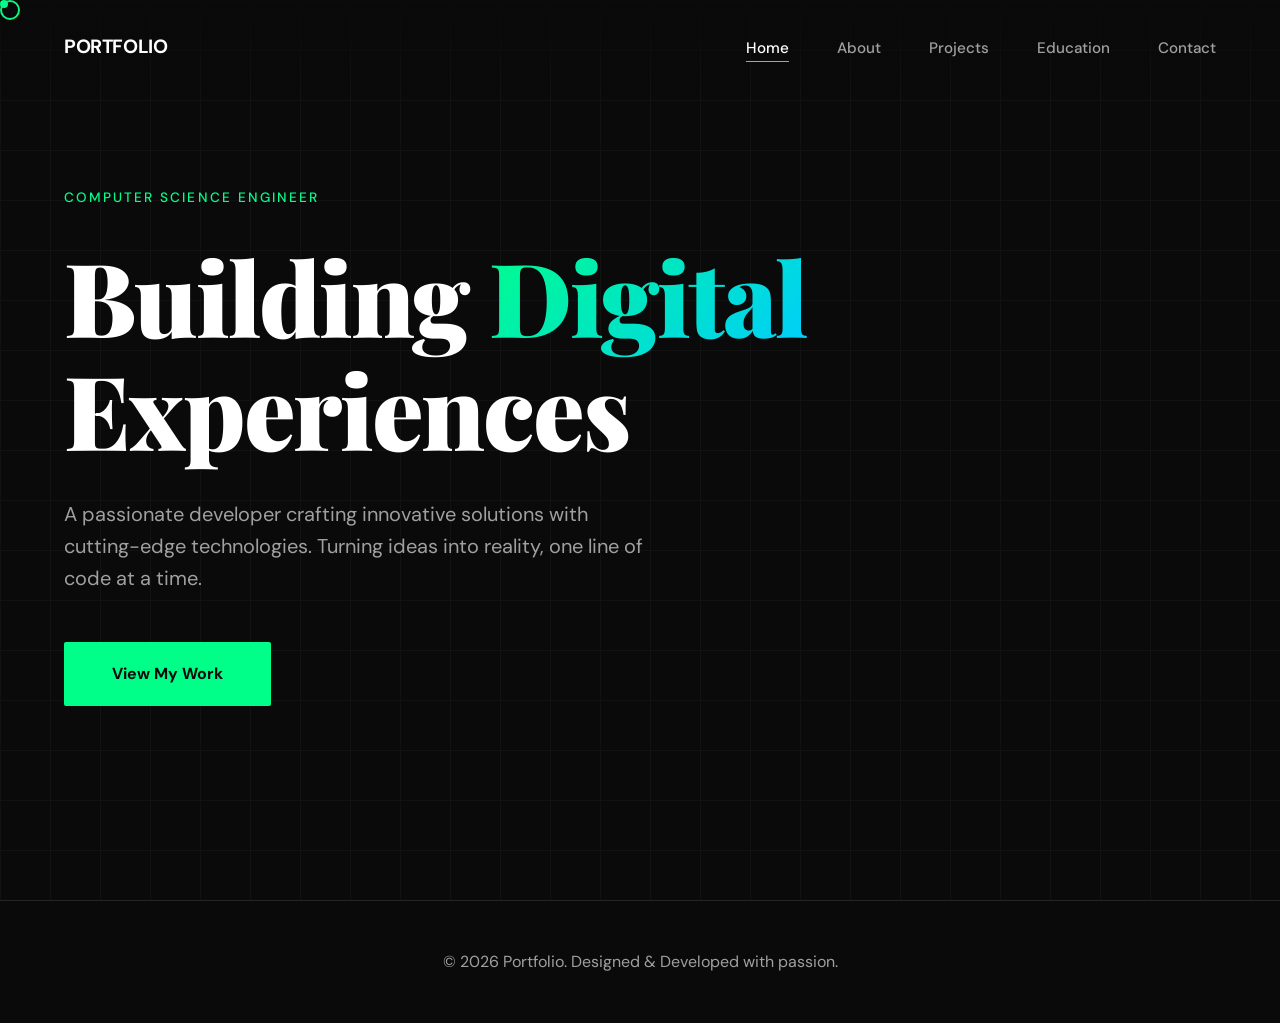
<file: index.html>
<!DOCTYPE html>
<html lang="en">
<head>
    <meta charset="UTF-8">
    <meta name="viewport" content="width=device-width, initial-scale=1.0">
    <title>Home — Computer Science Engineer</title>
    <link rel="preconnect" href="https://fonts.googleapis.com">
    <link rel="preconnect" href="https://fonts.gstatic.com" crossorigin>
    <link href="https://fonts.googleapis.com/css2?family=Playfair+Display:wght@700;900&family=DM+Sans:wght@400;500;700&display=swap" rel="stylesheet">
    <link rel="stylesheet" href="styles.css">
</head>
<body>
    <div class="cursor"></div>
    <div class="cursor-follower"></div>

    <!-- Navigation -->
    <nav>
        <div class="logo">PORTFOLIO</div>
        <ul class="nav-links">
            <li><a href="index.html" class="active">Home</a></li>
            <li><a href="about.html">About</a></li>
            <li><a href="projects.html">Projects</a></li>
            <li><a href="education.html">Education</a></li>
            <li><a href="contact.html">Contact</a></li>
        </ul>
    </nav>

    <!-- Hero Section -->
    <section class="hero">
        <div class="bg-grid"></div>
        <div class="hero-content">
            <div class="hero-label">Computer Science Engineer</div>
            <h1>Building <span class="highlight">Digital</span><br>Experiences</h1>
            <p class="hero-description">
                A passionate developer crafting innovative solutions with cutting-edge technologies.
                Turning ideas into reality, one line of code at a time.
            </p>
            <a href="projects.html" class="cta-button">View My Work</a>
        </div>
    </section>

    <!-- Footer -->
    <footer>
        <p>&copy; 2026 Portfolio. Designed & Developed with passion.</p>
    </footer>

    <script src="script.js"></script>
</body>
</html>
</file>
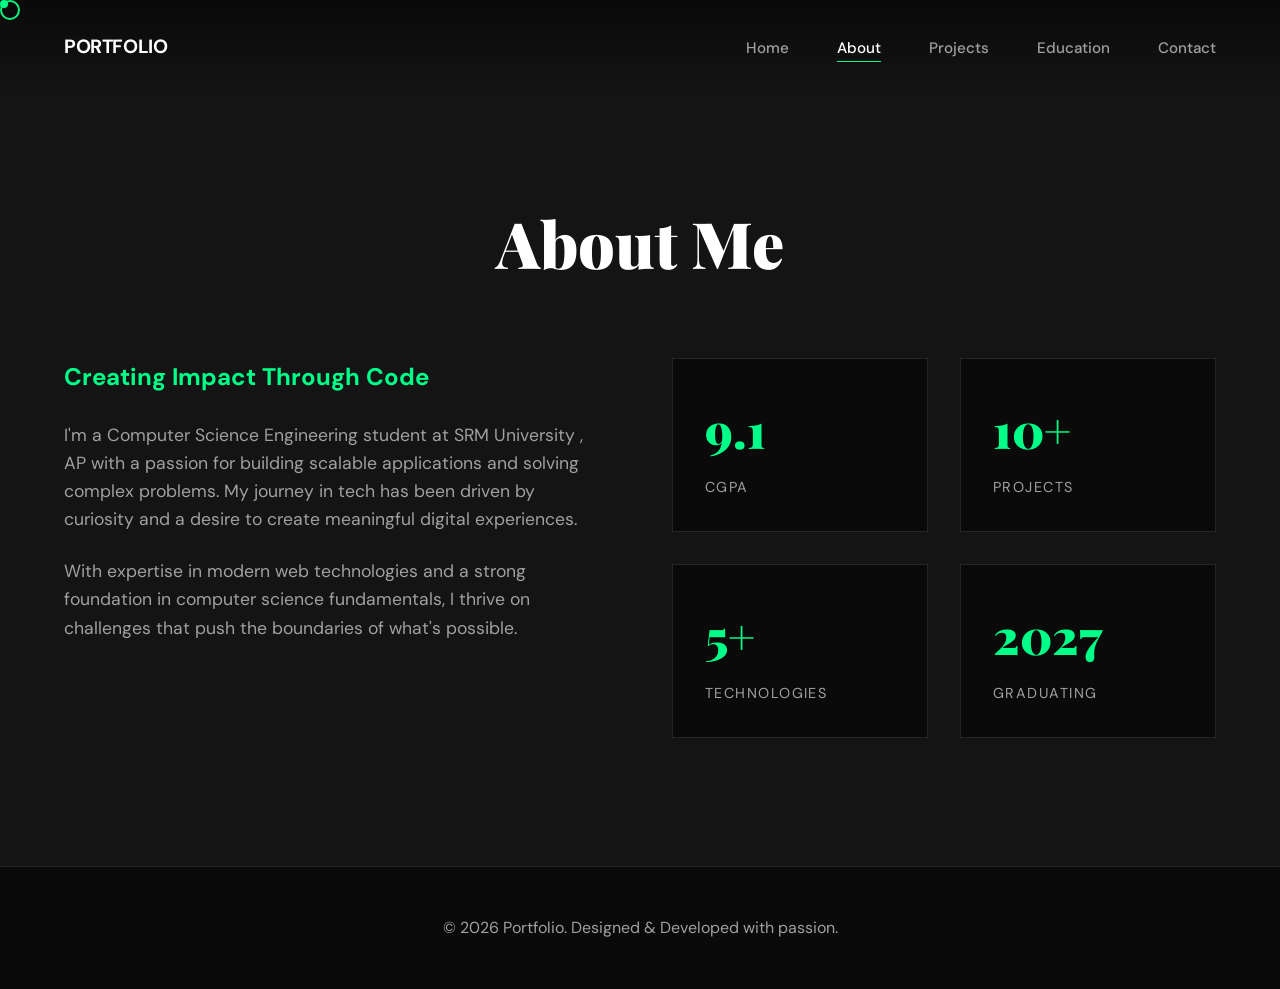
<file: about.html>
<!DOCTYPE html>
<html lang="en">
<head>
    <meta charset="UTF-8">
    <meta name="viewport" content="width=device-width, initial-scale=1.0">
    <title>About — Computer Science Engineer</title>
    <link rel="preconnect" href="https://fonts.googleapis.com">
    <link rel="preconnect" href="https://fonts.gstatic.com" crossorigin>
    <link href="https://fonts.googleapis.com/css2?family=Playfair+Display:wght@700;900&family=DM+Sans:wght@400;500;700&display=swap" rel="stylesheet">
    <link rel="stylesheet" href="styles.css">
</head>
<body>
    <div class="cursor"></div>
    <div class="cursor-follower"></div>

    <!-- Navigation -->
    <nav>
        <div class="logo">PORTFOLIO</div>
        <ul class="nav-links">
            <li><a href="index.html">Home</a></li>
            <li><a href="about.html" class="active">About</a></li>
            <li><a href="projects.html">Projects</a></li>
            <li><a href="education.html">Education</a></li>
            <li><a href="contact.html">Contact</a></li>
        </ul>
    </nav>

    <!-- About Section -->
    <section class="about page-section">
        <h2 class="section-title">About Me</h2>
        <div class="about-grid">
            <div class="about-text">
                <h3>Creating Impact Through Code</h3>
                <p>
                    I'm a Computer Science Engineering student at SRM University , AP with a passion for building 
                    scalable applications and solving complex problems. My journey in tech has been 
                    driven by curiosity and a desire to create meaningful digital experiences.
                </p>
                <p>
                    With expertise in modern web technologies and a strong foundation in computer 
                    science fundamentals, I thrive on challenges that push the boundaries of what's 
                    possible.
                </p>
            </div>
            <div class="stats">
                <div class="stat-card">
                    <div class="stat-number">9.1</div>
                    <div class="stat-label">CGPA</div>
                </div>
                <div class="stat-card">
                    <div class="stat-number">10+</div>
                    <div class="stat-label">Projects</div>
                </div>
                <div class="stat-card">
                    <div class="stat-number">5+</div>
                    <div class="stat-label">Technologies</div>
                </div>
                <div class="stat-card">
                    <div class="stat-number">2027</div>
                    <div class="stat-label">Graduating</div>
                </div>
            </div>
        </div>
    </section>

    <!-- Footer -->
    <footer>
        <p>&copy; 2026 Portfolio. Designed & Developed with passion.</p>
    </footer>

    <script src="script.js"></script>
</body>
</html>
</file>
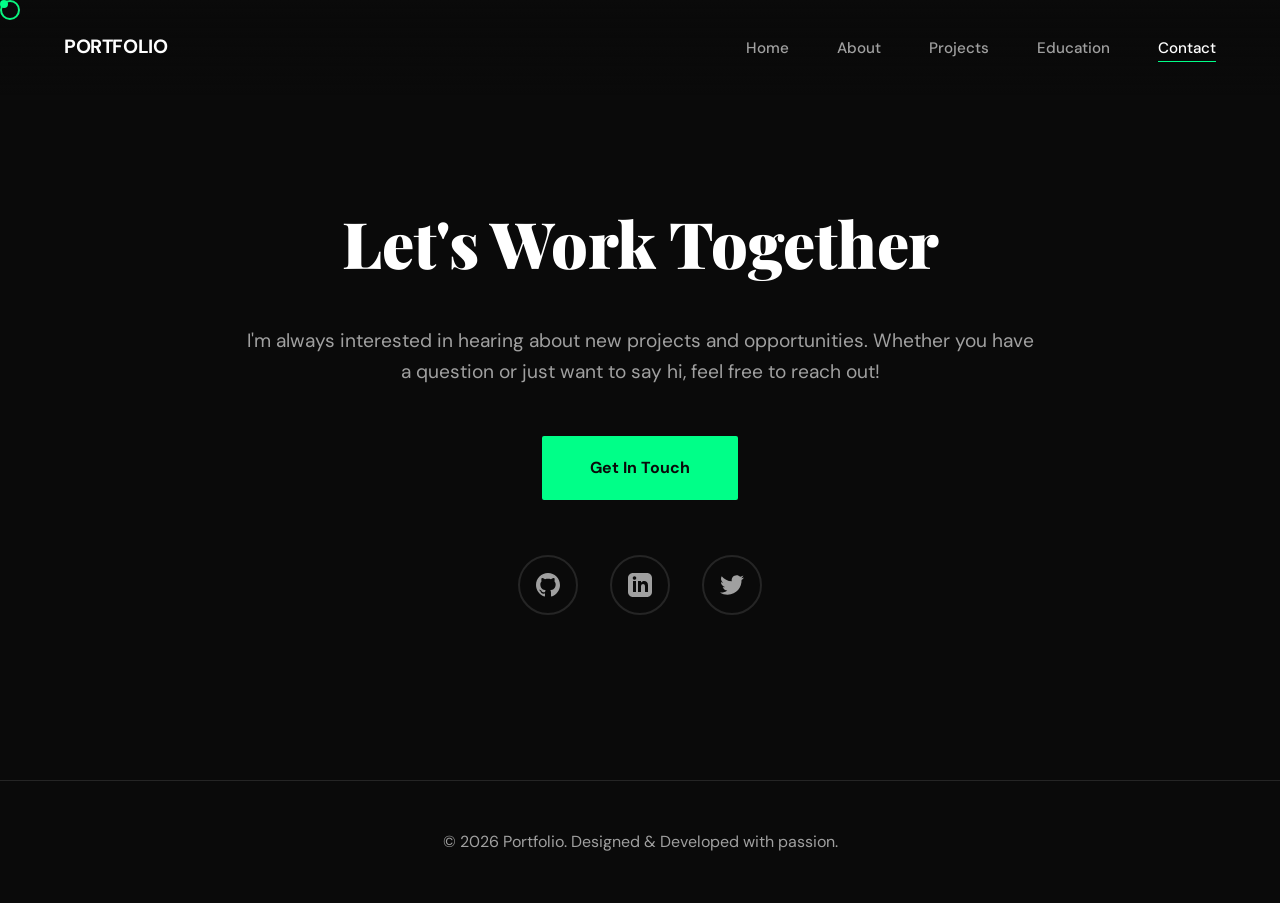
<file: contact.html>
<!DOCTYPE html>
<html lang="en">
<head>
    <meta charset="UTF-8">
    <meta name="viewport" content="width=device-width, initial-scale=1.0">
    <title>Contact — Computer Science Engineer</title>
    <link rel="preconnect" href="https://fonts.googleapis.com">
    <link rel="preconnect" href="https://fonts.gstatic.com" crossorigin>
    <link href="https://fonts.googleapis.com/css2?family=Playfair+Display:wght@700;900&family=DM+Sans:wght@400;500;700&display=swap" rel="stylesheet">
    <link rel="stylesheet" href="styles.css">
</head>
<body>
    <div class="cursor"></div>
    <div class="cursor-follower"></div>

    <!-- Navigation -->
    <nav>
        <div class="logo">PORTFOLIO</div>
        <ul class="nav-links">
            <li><a href="index.html">Home</a></li>
            <li><a href="about.html">About</a></li>
            <li><a href="projects.html">Projects</a></li>
            <li><a href="education.html">Education</a></li>
            <li><a href="contact.html" class="active">Contact</a></li>
        </ul>
    </nav>

    <!-- Contact Section -->
    <section class="contact page-section">
        <div class="contact-content">
            <h2>Let's Work Together</h2>
            <p>
                I'm always interested in hearing about new projects and opportunities.
                Whether you have a question or just want to say hi, feel free to reach out!
            </p>
            <a href="mailto:geethikagt30@gmail.com" class="cta-button">Get In Touch</a>
            <div class="social-links">
                <a href="https://github.com/geethikagattu" class="social-link" title="GitHub">
                    <svg width="24" height="24" fill="currentColor" viewBox="0 0 24 24">
                        <path d="M12 0c-6.626 0-12 5.373-12 12 0 5.302 3.438 9.8 8.207 11.387.599.111.793-.261.793-.577v-2.234c-3.338.726-4.033-1.416-4.033-1.416-.546-1.387-1.333-1.756-1.333-1.756-1.089-.745.083-.729.083-.729 1.205.084 1.839 1.237 1.839 1.237 1.07 1.834 2.807 1.304 3.492.997.107-.775.418-1.305.762-1.604-2.665-.305-5.467-1.334-5.467-5.931 0-1.311.469-2.381 1.236-3.221-.124-.303-.535-1.524.117-3.176 0 0 1.008-.322 3.301 1.23.957-.266 1.983-.399 3.003-.404 1.02.005 2.047.138 3.006.404 2.291-1.552 3.297-1.23 3.297-1.23.653 1.653.242 2.874.118 3.176.77.84 1.235 1.911 1.235 3.221 0 4.609-2.807 5.624-5.479 5.921.43.372.823 1.102.823 2.222v3.293c0 .319.192.694.801.576 4.765-1.589 8.199-6.086 8.199-11.386 0-6.627-5.373-12-12-12z"/>
                    </svg>
                </a>
                <a href="https://www.linkedin.com/in/geethikagattu/" class="social-link" title="LinkedIn">
                    <svg width="24" height="24" fill="currentColor" viewBox="0 0 24 24">
                        <path d="M19 0h-14c-2.761 0-5 2.239-5 5v14c0 2.761 2.239 5 5 5h14c2.762 0 5-2.239 5-5v-14c0-2.761-2.238-5-5-5zm-11 19h-3v-11h3v11zm-1.5-12.268c-.966 0-1.75-.79-1.75-1.764s.784-1.764 1.75-1.764 1.75.79 1.75 1.764-.783 1.764-1.75 1.764zm13.5 12.268h-3v-5.604c0-3.368-4-3.113-4 0v5.604h-3v-11h3v1.765c1.396-2.586 7-2.777 7 2.476v6.759z"/>
                    </svg>
                </a>
                <a href="https://leetcode.com/u/geethikageethika/" class="social-link" title="Leetcode">
                    <svg width="24" height="24" fill="currentColor" viewBox="0 0 24 24">
                        <path d="M24 4.557c-.883.392-1.832.656-2.828.775 1.017-.609 1.798-1.574 2.165-2.724-.951.564-2.005.974-3.127 1.195-.897-.957-2.178-1.555-3.594-1.555-3.179 0-5.515 2.966-4.797 6.045-4.091-.205-7.719-2.165-10.148-5.144-1.29 2.213-.669 5.108 1.523 6.574-.806-.026-1.566-.247-2.229-.616-.054 2.281 1.581 4.415 3.949 4.89-.693.188-1.452.232-2.224.084.626 1.956 2.444 3.379 4.6 3.419-2.07 1.623-4.678 2.348-7.29 2.04 2.179 1.397 4.768 2.212 7.548 2.212 9.142 0 14.307-7.721 13.995-14.646.962-.695 1.797-1.562 2.457-2.549z"/>
                    </svg>
                </a>
            </div>
        </div>
    </section>

    <!-- Footer -->
    <footer>
        <p>&copy; 2026 Portfolio. Designed & Developed with passion.</p>
    </footer>

    <script src="script.js"></script>
</body>
</html>
</file>
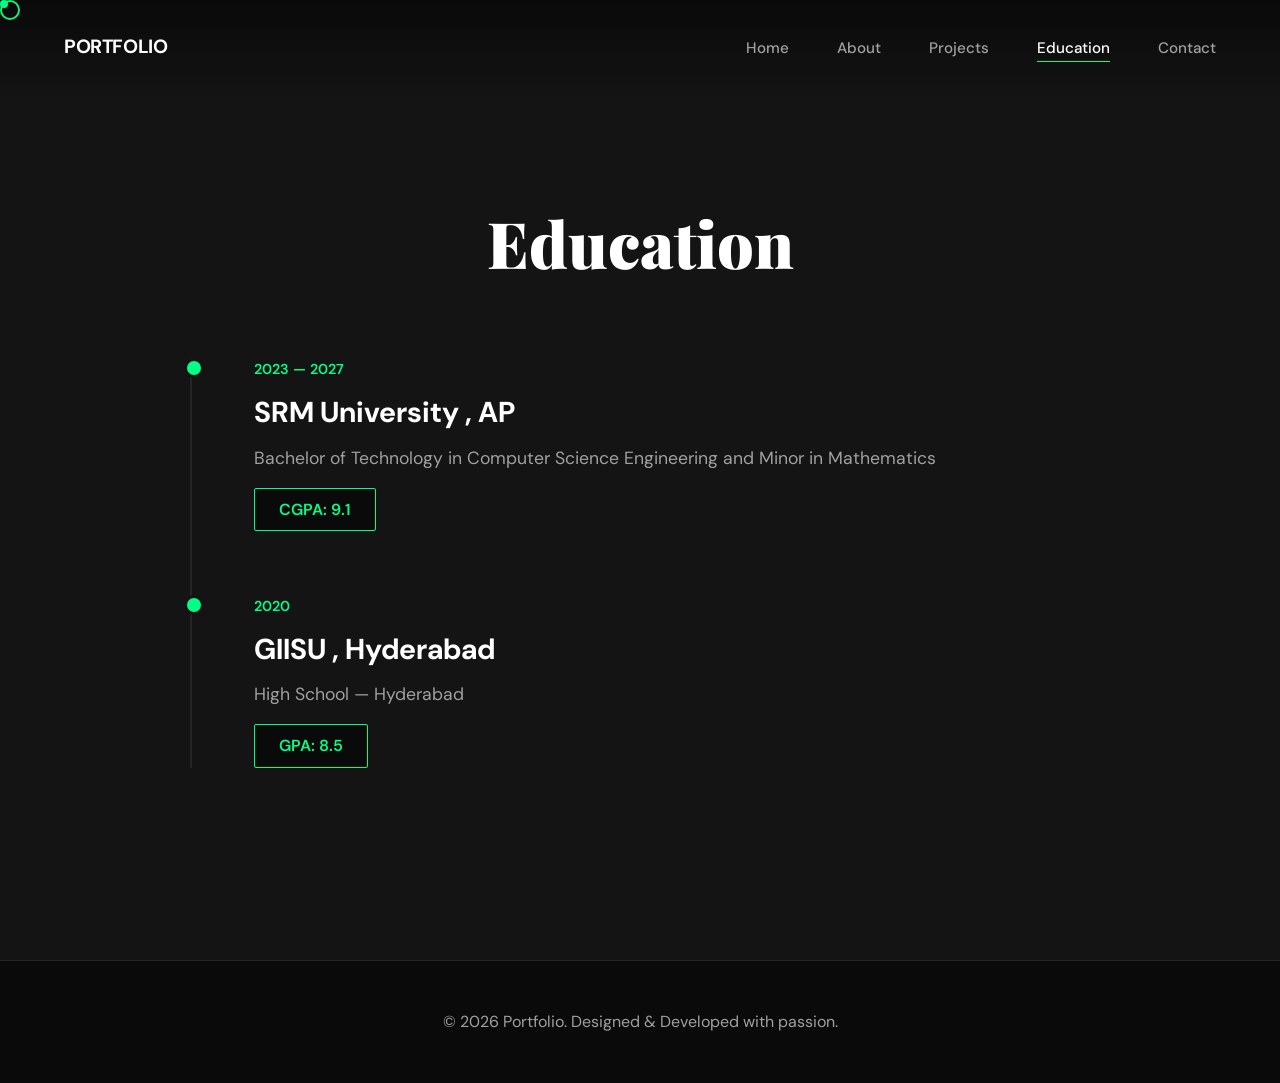
<file: education.html>
<!DOCTYPE html>
<html lang="en">
<head>
    <meta charset="UTF-8">
    <meta name="viewport" content="width=device-width, initial-scale=1.0">
    <title>Education — Computer Science Engineer</title>
    <link rel="preconnect" href="https://fonts.googleapis.com">
    <link rel="preconnect" href="https://fonts.gstatic.com" crossorigin>
    <link href="https://fonts.googleapis.com/css2?family=Playfair+Display:wght@700;900&family=DM+Sans:wght@400;500;700&display=swap" rel="stylesheet">
    <link rel="stylesheet" href="styles.css">
</head>
<body>
    <div class="cursor"></div>
    <div class="cursor-follower"></div>

    <!-- Navigation -->
    <nav>
        <div class="logo">PORTFOLIO</div>
        <ul class="nav-links">
            <li><a href="index.html">Home</a></li>
            <li><a href="about.html">About</a></li>
            <li><a href="projects.html">Projects</a></li>
            <li><a href="education.html" class="active">Education</a></li>
            <li><a href="contact.html">Contact</a></li>
        </ul>
    </nav>

    <!-- Education Section -->
    <section class="education page-section">
        <h2 class="section-title">Education</h2>
        <div class="timeline">
            <div class="timeline-item">
                <div class="timeline-year">2023 — 2027</div>
                <h3 class="timeline-title">SRM University , AP</h3>
                <p class="timeline-subtitle">Bachelor of Technology in Computer Science Engineering and Minor in Mathematics</p>
                <span class="timeline-grade">CGPA: 9.1</span>
            </div>
            <div class="timeline-item">
                <div class="timeline-year">2020</div>
                <h3 class="timeline-title">GIISU , Hyderabad</h3>
                <p class="timeline-subtitle">High School — Hyderabad</p>
                <span class="timeline-grade">GPA: 8.5</span>
            </div>
        </div>
    </section>

    <!-- Footer -->
    <footer>
        <p>&copy; 2026 Portfolio. Designed & Developed with passion.</p>
    </footer>

    <script src="script.js"></script>
</body>
</html>
</file>
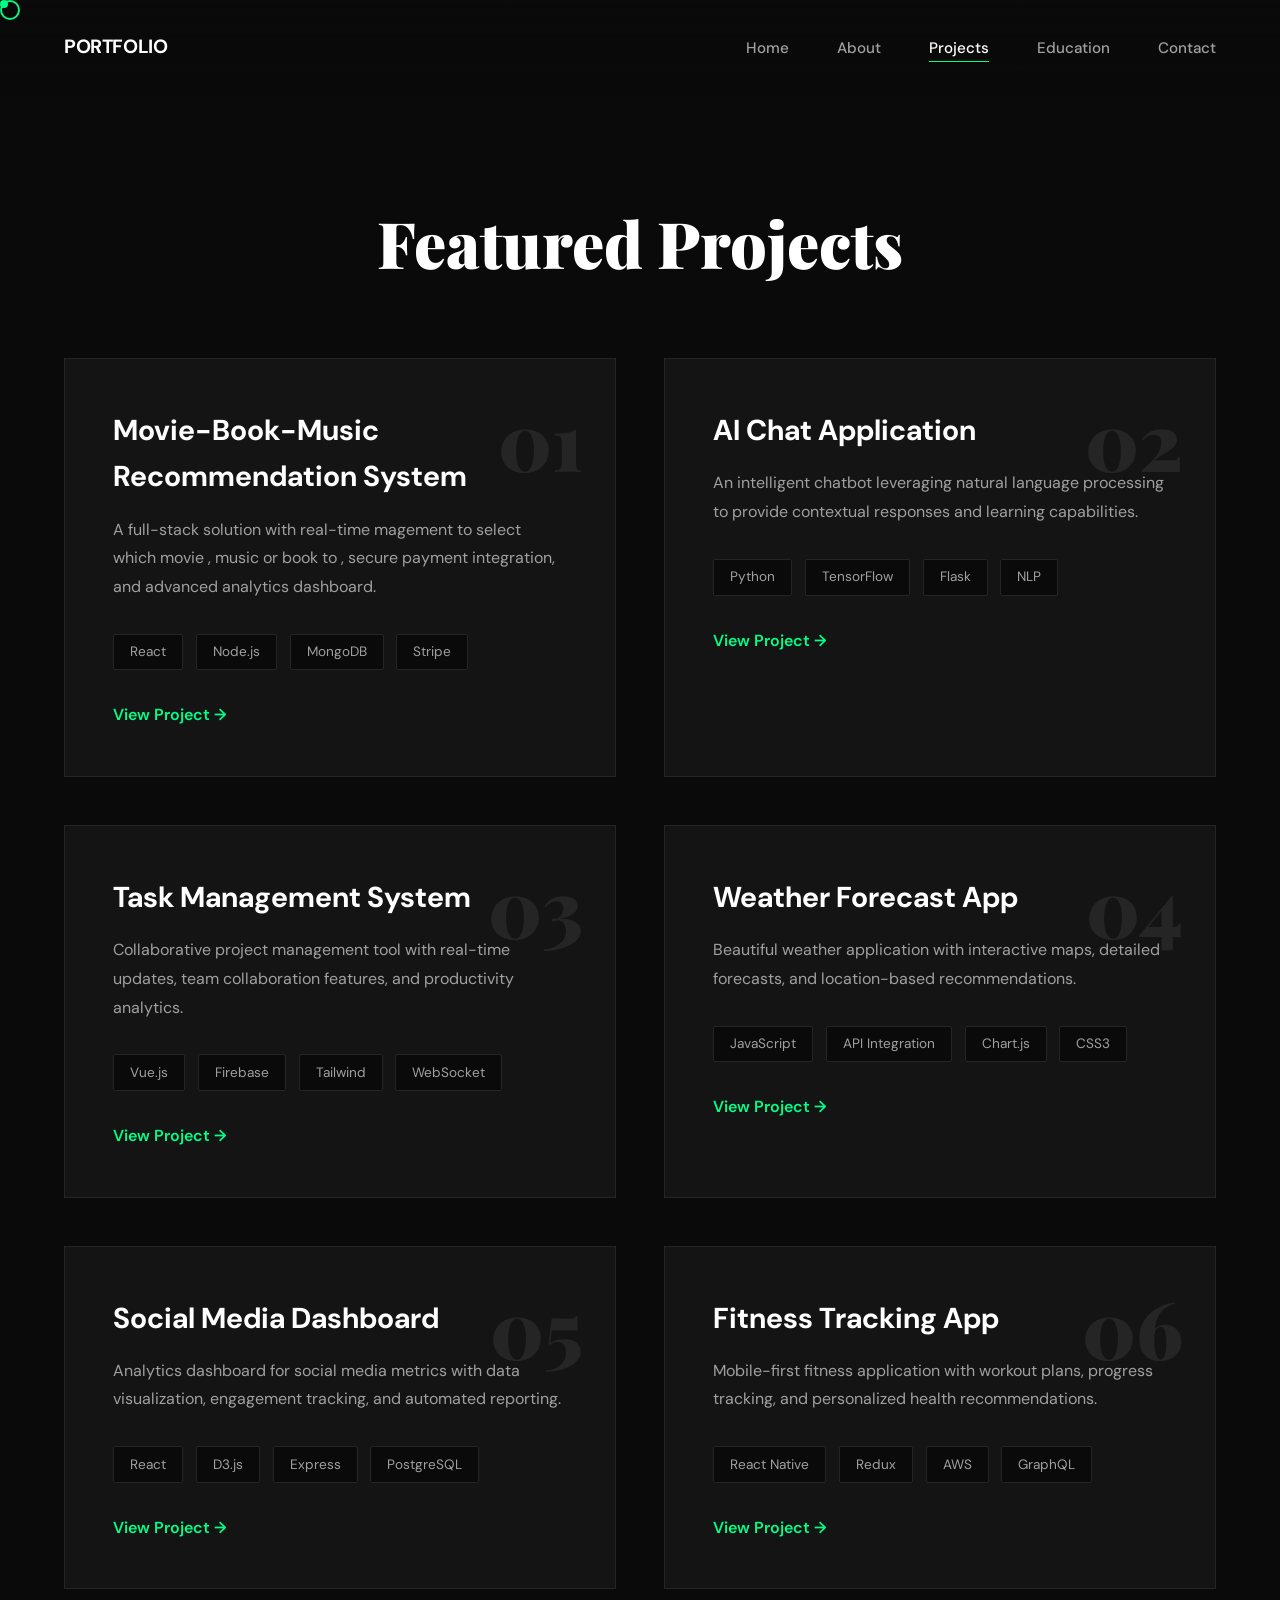
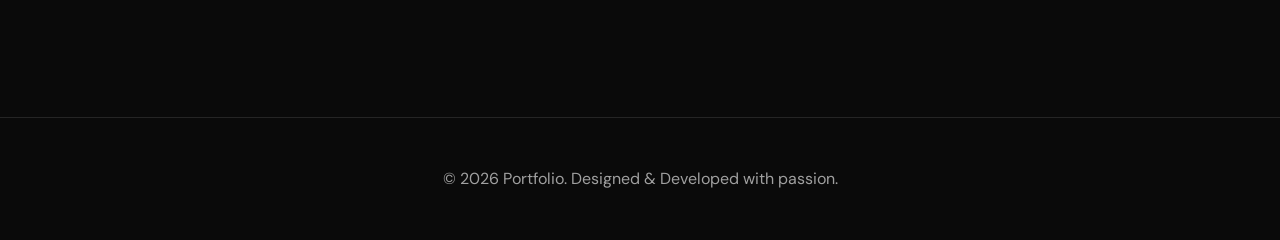
<file: Projects.html>
<!DOCTYPE html>
<html lang="en">
<head>
    <meta charset="UTF-8">
    <meta name="viewport" content="width=device-width, initial-scale=1.0">
    <title>Projects — Computer Science Engineer</title>
    <link rel="preconnect" href="https://fonts.googleapis.com">
    <link rel="preconnect" href="https://fonts.gstatic.com" crossorigin>
    <link href="https://fonts.googleapis.com/css2?family=Playfair+Display:wght@700;900&family=DM+Sans:wght@400;500;700&display=swap" rel="stylesheet">
    <link rel="stylesheet" href="styles.css">
</head>
<body>
    <div class="cursor"></div>
    <div class="cursor-follower"></div>

    <!-- Navigation -->
    <nav>
        <div class="logo">PORTFOLIO</div>
        <ul class="nav-links">
            <li><a href="index.html">Home</a></li>
            <li><a href="about.html">About</a></li>
            <li><a href="projects.html" class="active">Projects</a></li>
            <li><a href="education.html">Education</a></li>
            <li><a href="contact.html">Contact</a></li>
        </ul>
    </nav>

    <!-- Projects Section -->
    <section class="projects page-section">
        <h2 class="section-title">Featured Projects</h2>
        <div class="projects-grid">
            <!-- Project 1 -->
            <div class="project-card">
                <div class="project-number">01</div>
                <h3 class="project-title">Movie-Book-Music Recommendation System</h3>
                <p class="project-description">
                    A full-stack solution with real-time magement to select which movie , music or book to , 
                    secure payment integration, and advanced analytics dashboard.
                </p>
                <div class="project-tags">
                    <span class="tag">React</span>
                    <span class="tag">Node.js</span>
                    <span class="tag">MongoDB</span>
                    <span class="tag">Stripe</span>
                </div>
                <a href="https://geethikagattu.github.io/movie-book-music-recomendation/" class="project-link">View Project →</a>
            </div>

            <!-- Project 2 -->
            <div class="project-card">
                <div class="project-number">02</div>
                <h3 class="project-title">AI Chat Application</h3>
                <p class="project-description">
                    An intelligent chatbot leveraging natural language processing to provide 
                    contextual responses and learning capabilities.
                </p>
                <div class="project-tags">
                    <span class="tag">Python</span>
                    <span class="tag">TensorFlow</span>
                    <span class="tag">Flask</span>
                    <span class="tag">NLP</span>
                </div>
                <a href="#" class="project-link">View Project →</a>
            </div>

            <!-- Project 3 -->
            <div class="project-card">
                <div class="project-number">03</div>
                <h3 class="project-title">Task Management System</h3>
                <p class="project-description">
                    Collaborative project management tool with real-time updates, 
                    team collaboration features, and productivity analytics.
                </p>
                <div class="project-tags">
                    <span class="tag">Vue.js</span>
                    <span class="tag">Firebase</span>
                    <span class="tag">Tailwind</span>
                    <span class="tag">WebSocket</span>
                </div>
                <a href="#" class="project-link">View Project →</a>
            </div>

            <!-- Project 4 -->
            <div class="project-card">
                <div class="project-number">04</div>
                <h3 class="project-title">Weather Forecast App</h3>
                <p class="project-description">
                    Beautiful weather application with interactive maps, detailed forecasts, 
                    and location-based recommendations.
                </p>
                <div class="project-tags">
                    <span class="tag">JavaScript</span>
                    <span class="tag">API Integration</span>
                    <span class="tag">Chart.js</span>
                    <span class="tag">CSS3</span>
                </div>
                <a href="#" class="project-link">View Project →</a>
            </div>

            <!-- Project 5 -->
            <div class="project-card">
                <div class="project-number">05</div>
                <h3 class="project-title">Social Media Dashboard</h3>
                <p class="project-description">
                    Analytics dashboard for social media metrics with data visualization, 
                    engagement tracking, and automated reporting.
                </p>
                <div class="project-tags">
                    <span class="tag">React</span>
                    <span class="tag">D3.js</span>
                    <span class="tag">Express</span>
                    <span class="tag">PostgreSQL</span>
                </div>
                <a href="#" class="project-link">View Project →</a>
            </div>

            <!-- Project 6 -->
            <div class="project-card">
                <div class="project-number">06</div>
                <h3 class="project-title">Fitness Tracking App</h3>
                <p class="project-description">
                    Mobile-first fitness application with workout plans, progress tracking, 
                    and personalized health recommendations.
                </p>
                <div class="project-tags">
                    <span class="tag">React Native</span>
                    <span class="tag">Redux</span>
                    <span class="tag">AWS</span>
                    <span class="tag">GraphQL</span>
                </div>
                <a href="#" class="project-link">View Project →</a>
            </div>
        </div>
    </section>

    <!-- Footer -->
    <footer>
        <p>&copy; 2026 Portfolio. Designed & Developed with passion.</p>
    </footer>

    <script src="script.js"></script>
</body>
</html>
</file>
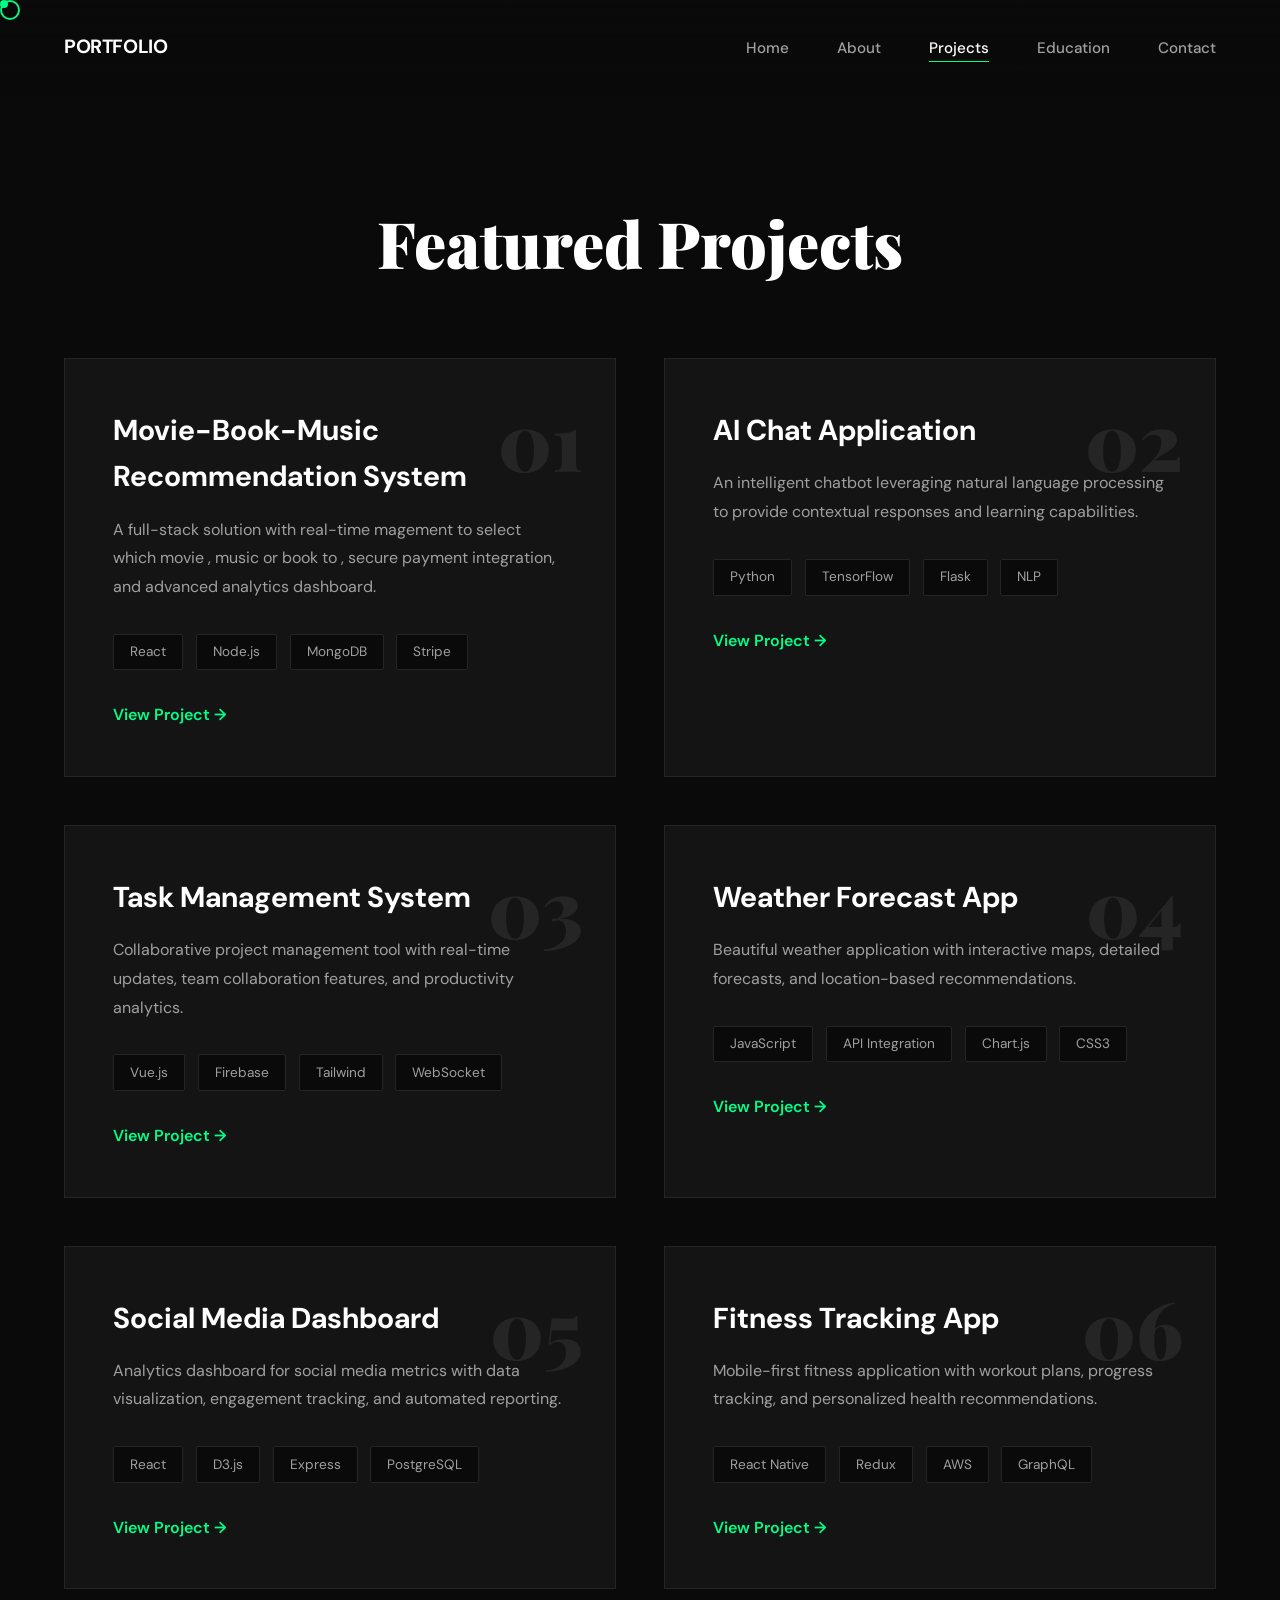
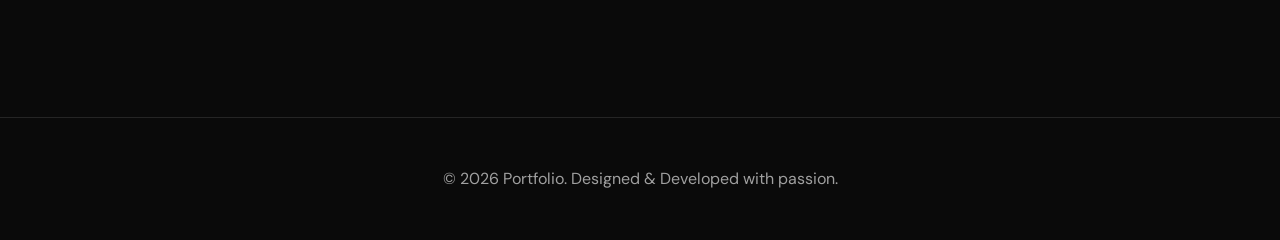
<file: projects.html>
<!DOCTYPE html>
<html lang="en">
<head>
    <meta charset="UTF-8">
    <meta name="viewport" content="width=device-width, initial-scale=1.0">
    <title>Projects — Computer Science Engineer</title>
    <link rel="preconnect" href="https://fonts.googleapis.com">
    <link rel="preconnect" href="https://fonts.gstatic.com" crossorigin>
    <link href="https://fonts.googleapis.com/css2?family=Playfair+Display:wght@700;900&family=DM+Sans:wght@400;500;700&display=swap" rel="stylesheet">
    <link rel="stylesheet" href="styles.css">
</head>
<body>
    <div class="cursor"></div>
    <div class="cursor-follower"></div>

    <!-- Navigation -->
    <nav>
        <div class="logo">PORTFOLIO</div>
        <ul class="nav-links">
            <li><a href="index.html">Home</a></li>
            <li><a href="about.html">About</a></li>
            <li><a href="projects.html" class="active">Projects</a></li>
            <li><a href="education.html">Education</a></li>
            <li><a href="contact.html">Contact</a></li>
        </ul>
    </nav>

    <!-- Projects Section -->
    <section class="projects page-section">
        <h2 class="section-title">Featured Projects</h2>
        <div class="projects-grid">
            <!-- Project 1 -->
            <div class="project-card">
                <div class="project-number">01</div>
                <h3 class="project-title">Movie-Book-Music Recommendation System</h3>
                <p class="project-description">
                    A full-stack solution with real-time magement to select which movie , music or book to , 
                    secure payment integration, and advanced analytics dashboard.
                </p>
                <div class="project-tags">
                    <span class="tag">React</span>
                    <span class="tag">Node.js</span>
                    <span class="tag">MongoDB</span>
                    <span class="tag">Stripe</span>
                </div>
                <a href="https://geethikagattu.github.io/movie-book-music-recomendation/" class="project-link">View Project →</a>
            </div>

            <!-- Project 2 -->
            <div class="project-card">
                <div class="project-number">02</div>
                <h3 class="project-title">AI Chat Application</h3>
                <p class="project-description">
                    An intelligent chatbot leveraging natural language processing to provide 
                    contextual responses and learning capabilities.
                </p>
                <div class="project-tags">
                    <span class="tag">Python</span>
                    <span class="tag">TensorFlow</span>
                    <span class="tag">Flask</span>
                    <span class="tag">NLP</span>
                </div>
                <a href="#" class="project-link">View Project →</a>
            </div>

            <!-- Project 3 -->
            <div class="project-card">
                <div class="project-number">03</div>
                <h3 class="project-title">Task Management System</h3>
                <p class="project-description">
                    Collaborative project management tool with real-time updates, 
                    team collaboration features, and productivity analytics.
                </p>
                <div class="project-tags">
                    <span class="tag">Vue.js</span>
                    <span class="tag">Firebase</span>
                    <span class="tag">Tailwind</span>
                    <span class="tag">WebSocket</span>
                </div>
                <a href="#" class="project-link">View Project →</a>
            </div>

            <!-- Project 4 -->
            <div class="project-card">
                <div class="project-number">04</div>
                <h3 class="project-title">Weather Forecast App</h3>
                <p class="project-description">
                    Beautiful weather application with interactive maps, detailed forecasts, 
                    and location-based recommendations.
                </p>
                <div class="project-tags">
                    <span class="tag">JavaScript</span>
                    <span class="tag">API Integration</span>
                    <span class="tag">Chart.js</span>
                    <span class="tag">CSS3</span>
                </div>
                <a href="#" class="project-link">View Project →</a>
            </div>

            <!-- Project 5 -->
            <div class="project-card">
                <div class="project-number">05</div>
                <h3 class="project-title">Social Media Dashboard</h3>
                <p class="project-description">
                    Analytics dashboard for social media metrics with data visualization, 
                    engagement tracking, and automated reporting.
                </p>
                <div class="project-tags">
                    <span class="tag">React</span>
                    <span class="tag">D3.js</span>
                    <span class="tag">Express</span>
                    <span class="tag">PostgreSQL</span>
                </div>
                <a href="#" class="project-link">View Project →</a>
            </div>

            <!-- Project 6 -->
            <div class="project-card">
                <div class="project-number">06</div>
                <h3 class="project-title">Fitness Tracking App</h3>
                <p class="project-description">
                    Mobile-first fitness application with workout plans, progress tracking, 
                    and personalized health recommendations.
                </p>
                <div class="project-tags">
                    <span class="tag">React Native</span>
                    <span class="tag">Redux</span>
                    <span class="tag">AWS</span>
                    <span class="tag">GraphQL</span>
                </div>
                <a href="#" class="project-link">View Project →</a>
            </div>
        </div>
    </section>

    <!-- Footer -->
    <footer>
        <p>&copy; 2026 Portfolio. Designed & Developed with passion.</p>
    </footer>

    <script src="script.js"></script>
</body>
</html>
</file>
<file: styles.css>
* {
    margin: 0;
    padding: 0;
    box-sizing: border-box;
}

:root {
    --bg-primary: #0a0a0a;
    --bg-secondary: #141414;
    --text-primary: #ffffff;
    --text-secondary: #a0a0a0;
    --accent: #00ff88;
    --accent-dim: #00ff8833;
    --border: #252525;
}

body {
    font-family: 'DM Sans', sans-serif;
    background: var(--bg-primary);
    color: var(--text-primary);
    line-height: 1.6;
    overflow-x: hidden;
    cursor: none;
}

/* Custom cursor */
.cursor {
    width: 20px;
    height: 20px;
    border: 2px solid var(--accent);
    border-radius: 50%;
    position: fixed;
    pointer-events: none;
    z-index: 9999;
    transition: all 0.1s ease;
    mix-blend-mode: difference;
}

.cursor-follower {
    width: 8px;
    height: 8px;
    background: var(--accent);
    border-radius: 50%;
    position: fixed;
    pointer-events: none;
    z-index: 9999;
    transition: all 0.15s ease;
}

/* Navigation */
nav {
    position: fixed;
    top: 0;
    left: 0;
    right: 0;
    padding: 2rem 4rem;
    display: flex;
    justify-content: space-between;
    align-items: center;
    z-index: 1000;
    background: linear-gradient(180deg, var(--bg-primary) 0%, transparent 100%);
}

.logo {
    font-size: 1.2rem;
    font-weight: 700;
    letter-spacing: -0.02em;
}

.nav-links {
    display: flex;
    gap: 3rem;
    list-style: none;
}

.nav-links a {
    color: var(--text-secondary);
    text-decoration: none;
    font-size: 0.95rem;
    font-weight: 500;
    transition: color 0.3s ease;
    position: relative;
}

.nav-links a:hover,
.nav-links a.active {
    color: var(--text-primary);
}

.nav-links a::after {
    content: '';
    position: absolute;
    bottom: -4px;
    left: 0;
    width: 0;
    height: 1px;
    background: var(--accent);
    transition: width 0.3s ease;
}

.nav-links a:hover::after,
.nav-links a.active::after {
    width: 100%;
}

/* Hero Section */
.hero {
    min-height: 100vh;
    display: flex;
    align-items: center;
    padding: 0 4rem;
    position: relative;
    overflow: hidden;
}

.hero-content {
    max-width: 1400px;
    margin: 0 auto;
    width: 100%;
}

.hero-label {
    font-size: 0.85rem;
    text-transform: uppercase;
    letter-spacing: 0.15em;
    color: var(--accent);
    margin-bottom: 2rem;
    font-weight: 500;
    opacity: 0;
    animation: fadeInUp 0.8s ease forwards 0.2s;
}

.hero h1 {
    font-family: 'Playfair Display', serif;
    font-size: clamp(3rem, 8vw, 7rem);
    font-weight: 900;
    line-height: 1.1;
    margin-bottom: 2rem;
    letter-spacing: -0.02em;
    opacity: 0;
    animation: fadeInUp 0.8s ease forwards 0.4s;
}

.hero h1 .highlight {
    background: linear-gradient(135deg, var(--accent) 0%, #00ccff 100%);
    -webkit-background-clip: text;
    -webkit-text-fill-color: transparent;
    background-clip: text;
}

.hero-description {
    font-size: 1.25rem;
    color: var(--text-secondary);
    max-width: 600px;
    margin-bottom: 3rem;
    opacity: 0;
    animation: fadeInUp 0.8s ease forwards 0.6s;
}

.cta-button {
    display: inline-block;
    padding: 1.2rem 3rem;
    background: var(--accent);
    color: var(--bg-primary);
    text-decoration: none;
    font-weight: 700;
    border-radius: 2px;
    transition: all 0.3s ease;
    opacity: 0;
    animation: fadeInUp 0.8s ease forwards 0.8s;
    position: relative;
    overflow: hidden;
}

.cta-button::before {
    content: '';
    position: absolute;
    top: 0;
    left: -100%;
    width: 100%;
    height: 100%;
    background: linear-gradient(90deg, transparent, rgba(255,255,255,0.3), transparent);
    transition: left 0.5s ease;
}

.cta-button:hover::before {
    left: 100%;
}

.cta-button:hover {
    transform: translateY(-2px);
    box-shadow: 0 10px 30px var(--accent-dim);
}

/* Background Animation */
.bg-grid {
    position: absolute;
    top: 0;
    left: 0;
    width: 100%;
    height: 100%;
    background-image: 
        linear-gradient(var(--border) 1px, transparent 1px),
        linear-gradient(90deg, var(--border) 1px, transparent 1px);
    background-size: 50px 50px;
    opacity: 0.3;
    animation: gridMove 20s linear infinite;
}

@keyframes gridMove {
    0% { transform: translate(0, 0); }
    100% { transform: translate(50px, 50px); }
}

/* Page sections spacing */
.page-section {
    min-height: calc(100vh - 120px);
    padding: 12rem 4rem 8rem;
}

/* About Section */
.about {
    background: var(--bg-secondary);
    position: relative;
}

.section-title {
    font-family: 'Playfair Display', serif;
    font-size: clamp(2.5rem, 5vw, 4rem);
    font-weight: 900;
    margin-bottom: 4rem;
    text-align: center;
}

.about-grid {
    max-width: 1200px;
    margin: 0 auto;
    display: grid;
    grid-template-columns: 1fr 1fr;
    gap: 4rem;
    align-items: start;
}

.about-text h3 {
    font-size: 1.5rem;
    margin-bottom: 1.5rem;
    color: var(--accent);
}

.about-text p {
    color: var(--text-secondary);
    margin-bottom: 1.5rem;
    font-size: 1.1rem;
}

.stats {
    display: grid;
    grid-template-columns: 1fr 1fr;
    gap: 2rem;
}

.stat-card {
    background: var(--bg-primary);
    padding: 2rem;
    border: 1px solid var(--border);
    transition: all 0.3s ease;
}

.stat-card:hover {
    border-color: var(--accent);
    transform: translateY(-5px);
}

.stat-number {
    font-family: 'Playfair Display', serif;
    font-size: 3rem;
    font-weight: 900;
    color: var(--accent);
    margin-bottom: 0.5rem;
}

.stat-label {
    color: var(--text-secondary);
    font-size: 0.9rem;
    text-transform: uppercase;
    letter-spacing: 0.1em;
}

/* Projects Section */
.projects {
    max-width: 1400px;
    margin: 0 auto;
}

.projects-grid {
    display: grid;
    grid-template-columns: repeat(auto-fit, minmax(400px, 1fr));
    gap: 3rem;
    margin-top: 4rem;
}

.project-card {
    background: var(--bg-secondary);
    border: 1px solid var(--border);
    padding: 3rem;
    transition: all 0.4s ease;
    position: relative;
    overflow: hidden;
}

.project-card::before {
    content: '';
    position: absolute;
    top: 0;
    left: 0;
    width: 100%;
    height: 3px;
    background: linear-gradient(90deg, var(--accent), #00ccff);
    transform: scaleX(0);
    transform-origin: left;
    transition: transform 0.4s ease;
}

.project-card:hover::before {
    transform: scaleX(1);
}

.project-card:hover {
    border-color: var(--accent);
    transform: translateY(-10px);
    box-shadow: 0 20px 60px rgba(0, 255, 136, 0.1);
}

.project-number {
    font-family: 'Playfair Display', serif;
    font-size: 5rem;
    font-weight: 900;
    color: var(--border);
    position: absolute;
    top: 1rem;
    right: 2rem;
    transition: color 0.3s ease;
}

.project-card:hover .project-number {
    color: var(--accent-dim);
}

.project-title {
    font-size: 1.8rem;
    font-weight: 700;
    margin-bottom: 1rem;
    position: relative;
    z-index: 1;
}

.project-description {
    color: var(--text-secondary);
    margin-bottom: 2rem;
    line-height: 1.8;
    position: relative;
    z-index: 1;
}

.project-tags {
    display: flex;
    flex-wrap: wrap;
    gap: 0.8rem;
    margin-bottom: 2rem;
}

.tag {
    padding: 0.4rem 1rem;
    background: var(--bg-primary);
    border: 1px solid var(--border);
    font-size: 0.85rem;
    color: var(--text-secondary);
    border-radius: 2px;
}

.project-link {
    color: var(--accent);
    text-decoration: none;
    font-weight: 600;
    display: inline-flex;
    align-items: center;
    gap: 0.5rem;
    transition: gap 0.3s ease;
}

.project-link:hover {
    gap: 1rem;
}

/* Education Section */
.education {
    background: var(--bg-secondary);
}

.timeline {
    max-width: 900px;
    margin: 4rem auto 0;
    position: relative;
}

.timeline::before {
    content: '';
    position: absolute;
    left: 0;
    top: 0;
    bottom: 0;
    width: 2px;
    background: var(--border);
}

.timeline-item {
    position: relative;
    padding-left: 4rem;
    margin-bottom: 4rem;
}

.timeline-item::before {
    content: '';
    position: absolute;
    left: -6px;
    top: 0;
    width: 14px;
    height: 14px;
    background: var(--accent);
    border-radius: 50%;
    border: 3px solid var(--bg-secondary);
}

.timeline-year {
    font-size: 0.9rem;
    color: var(--accent);
    font-weight: 600;
    margin-bottom: 0.5rem;
}

.timeline-title {
    font-size: 1.8rem;
    font-weight: 700;
    margin-bottom: 0.5rem;
}

.timeline-subtitle {
    color: var(--text-secondary);
    margin-bottom: 1rem;
    font-size: 1.1rem;
}

.timeline-grade {
    display: inline-block;
    padding: 0.5rem 1.5rem;
    background: var(--bg-primary);
    border: 1px solid var(--accent);
    color: var(--accent);
    font-weight: 600;
    border-radius: 2px;
}

/* Contact Section */
.contact {
    text-align: center;
}

.contact-content {
    max-width: 800px;
    margin: 0 auto;
}

.contact h2 {
    font-family: 'Playfair Display', serif;
    font-size: clamp(2.5rem, 5vw, 4rem);
    font-weight: 900;
    margin-bottom: 2rem;
}

.contact p {
    color: var(--text-secondary);
    font-size: 1.2rem;
    margin-bottom: 3rem;
}

.social-links {
    display: flex;
    justify-content: center;
    gap: 2rem;
    margin-top: 3rem;
}

.social-link {
    width: 60px;
    height: 60px;
    border: 2px solid var(--border);
    border-radius: 50%;
    display: flex;
    align-items: center;
    justify-content: center;
    color: var(--text-secondary);
    text-decoration: none;
    transition: all 0.3s ease;
}

.social-link:hover {
    border-color: var(--accent);
    color: var(--accent);
    transform: translateY(-5px);
}

/* Footer */
footer {
    padding: 3rem 4rem;
    border-top: 1px solid var(--border);
    text-align: center;
    color: var(--text-secondary);
}

/* Animations */
@keyframes fadeInUp {
    from {
        opacity: 0;
        transform: translateY(30px);
    }
    to {
        opacity: 1;
        transform: translateY(0);
    }
}

/* Responsive */
@media (max-width: 768px) {
    nav {
        padding: 1.5rem 2rem;
    }

    .nav-links {
        gap: 1.5rem;
        font-size: 0.85rem;
    }

    .hero {
        padding: 0 2rem;
    }

    .page-section {
        padding: 10rem 2rem 6rem;
    }

    .about-grid {
        grid-template-columns: 1fr;
        gap: 3rem;
    }

    .projects-grid {
        grid-template-columns: 1fr;
    }

    .timeline-item {
        padding-left: 3rem;
    }

    .cursor,
    .cursor-follower {
        display: none;
    }

    body {
        cursor: default;
    }
}
</file>
